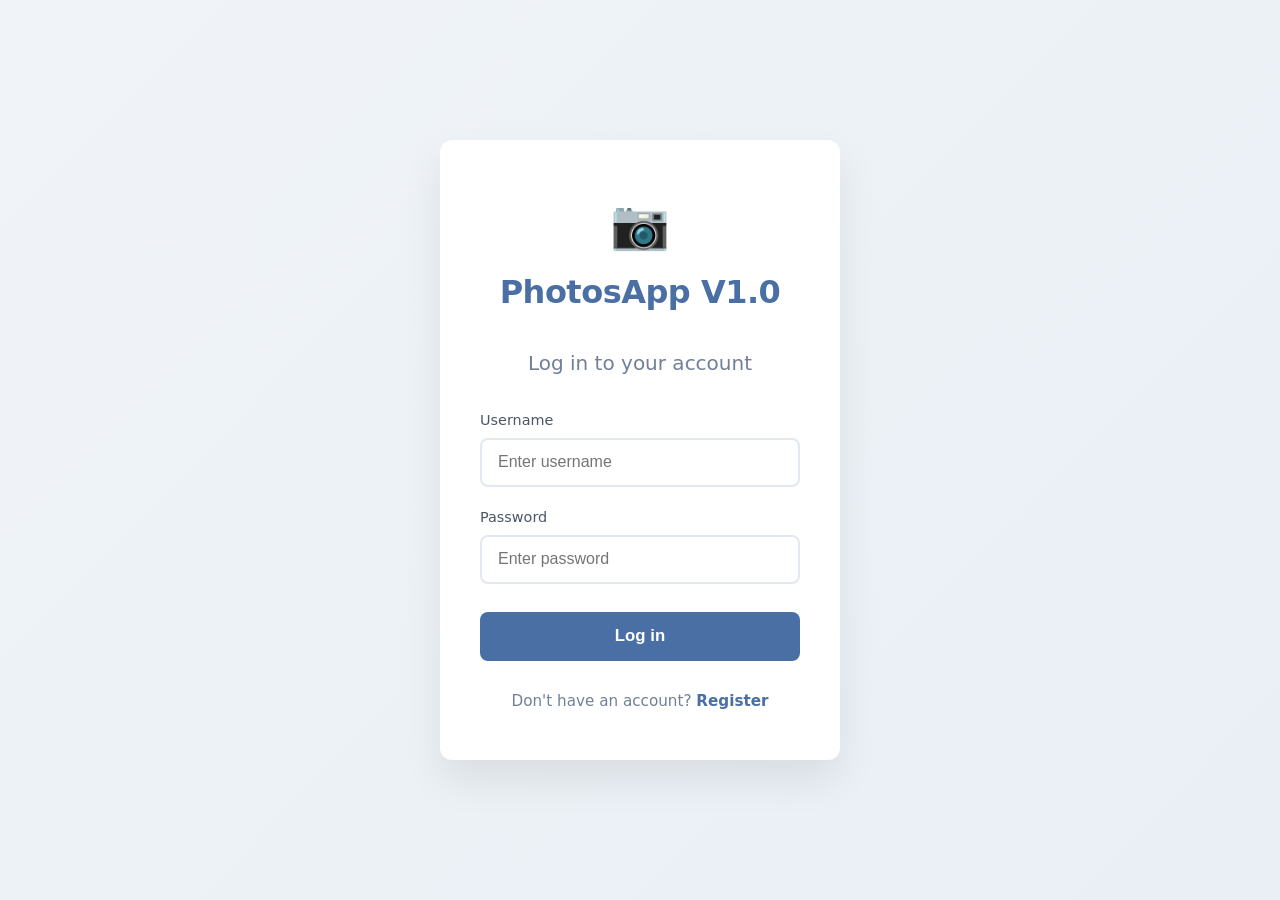
<file: src/main/resources/static/index.html>
<!DOCTYPE html>
<html lang="en">
<head>
    <meta charset="UTF-8">
    <meta name="viewport" content="width=device-width, initial-scale=1.0">
    <title>PhotosApp</title>
    <script>
        // Check if user is logged in
        const userId = localStorage.getItem('userId');
        if (userId) {
            window.location.href = 'gallery.html';
        } else {
            window.location.href = 'login.html';
        }
    </script>
</head>
<body>
    <p>Redirecting...</p>
</body>
</html>
</file>
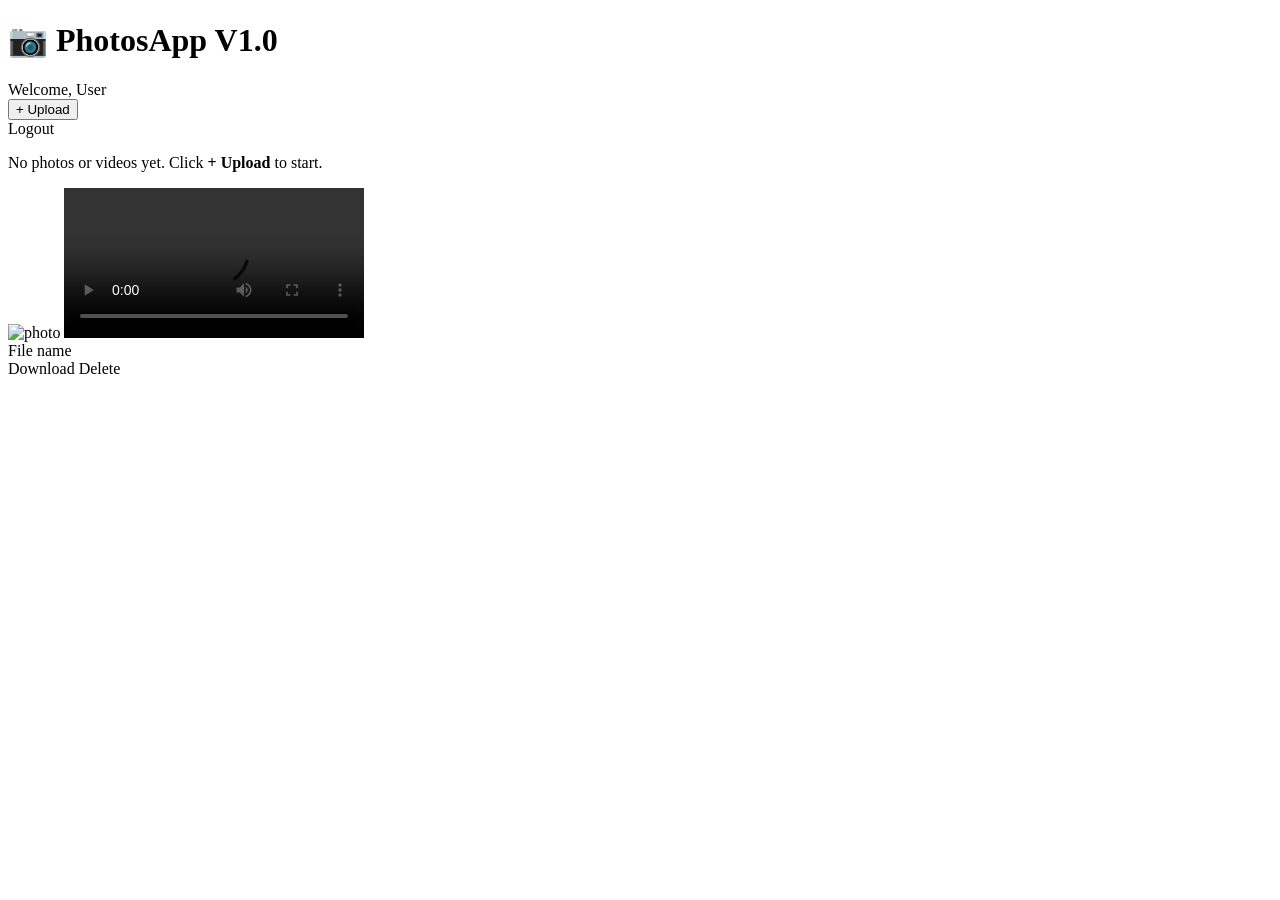
<file: target/classes/templates/gallery.html>
<!DOCTYPE html>
<html xmlns:th="http://www.thymeleaf.org">
<head>
    <title>My Gallery – PhotosApp</title>
    <meta charset="UTF-8">
    <meta name="viewport" content="width=device-width, initial-scale=1.0">
    <link rel="icon" href="data:image/svg+xml,<svg xmlns=%22http://www.w3.org/2000/svg%22 viewBox=%220 0 100 100%22><text y=%22.9em%22 font-size=%2290%22>📷</text></svg>">
    <link rel="stylesheet" th:href="@{/style.css}">
</head>
<body class="gallery-page">
<header>
    <div>
        <h1>📷 PhotosApp V1.0</h1>
        <div class="greeting">Welcome, <span th:text="${username}">User</span></div>
    </div>
    <div class="nav">
        <form th:action="@{/upload}" method="post" enctype="multipart/form-data">
            <input type="file" name="file" id="fileInput" style="display:none;" accept="image/*,video/*">
            <button type="button" onclick="document.getElementById('fileInput').click()">+ Upload</button>
            <script>
                document.getElementById('fileInput').addEventListener('change', function() {
                    this.form.submit();
                });
            </script>
        </form>
        <a th:href="@{/logout}">Logout</a>
    </div>
</header>

<div th:if="${error}" class="error-msg" th:text="${error}"></div>
<div th:if="${deleteMSG}" class="delete-msg" th:text="${deleteMSG}"></div>

<div th:if="${mediaList == null or mediaList.isEmpty()}" class="empty">
    <p>No photos or videos yet. Click <strong>+ Upload</strong> to start.</p>
</div>

<div th:unless="${mediaList == null or mediaList.isEmpty()}" class="gallery">
    <div class="card" th:each="media : ${mediaList}">
        <img th:if="${#strings.startsWith(media.contentType, 'image/')}"
             th:src="@{/photos/{id}/open(id=${media.id})}"
             class="media-img"
             alt="photo"
             onclick="window.open(this.src, '_blank')"
             style="cursor: pointer;">
        <video th:if="${#strings.startsWith(media.contentType, 'video/')}"
               class="media-video" controls>
            <source th:src="@{/photos/{id}/open(id=${media.id})}">
        </video>
        <div class="card-body">
            <div class="filename" th:text="${media.fileName}">File name</div>
            <div class="card-actions">
                <a th:href="@{/photos/{id}/download(id=${media.id})}">Download</a>
                <a th:href="@{/photos/{id}/delete(id=${media.id})}" class="delete">Delete</a>
            </div>
        </div>
    </div>
</div>
</body>
</html>
</file>
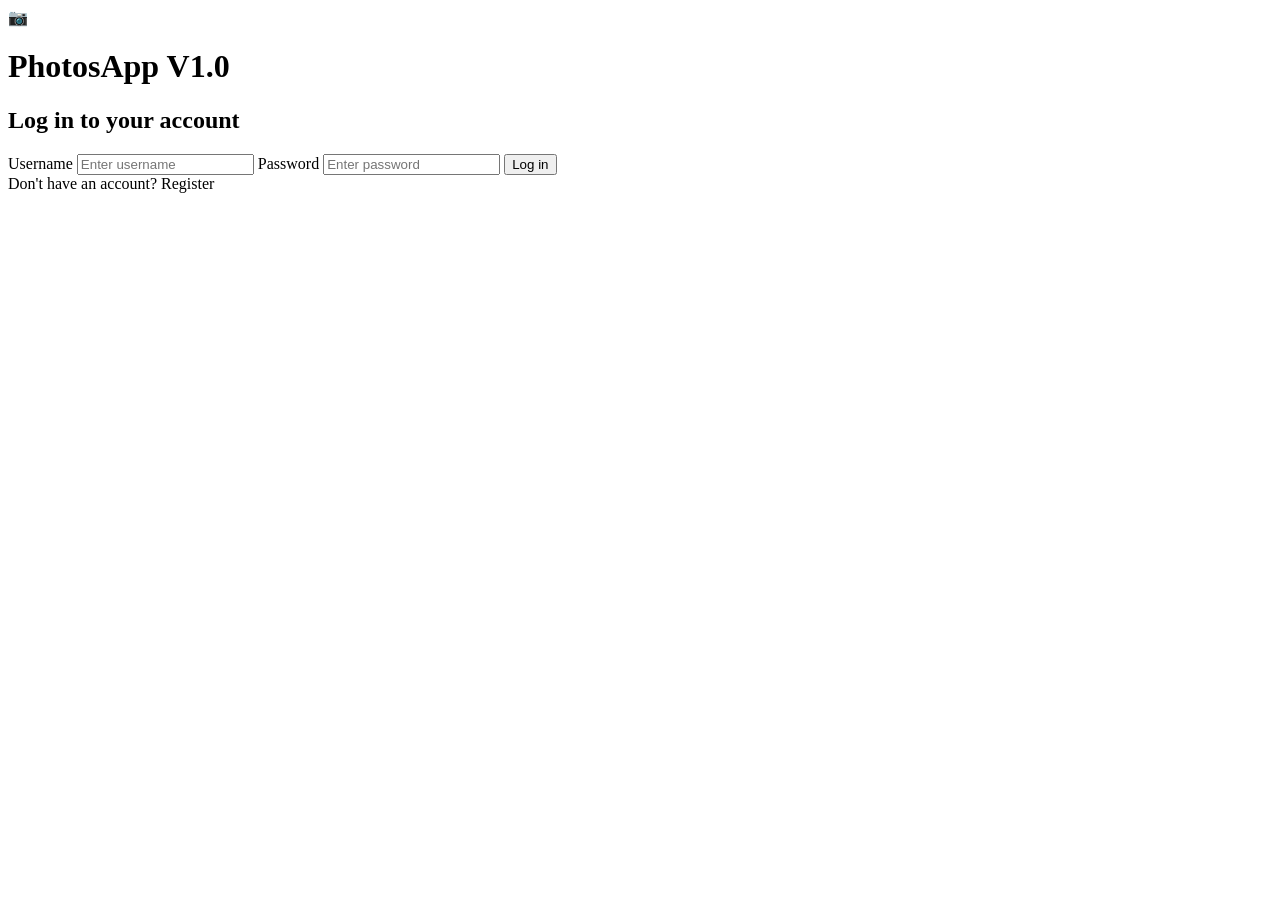
<file: target/classes/templates/login.html>
<!DOCTYPE html>
<html lang="en" xmlns:th="http://www.thymeleaf.org">
<head>
    <meta charset="UTF-8">
    <meta name="viewport" content="width=device-width, initial-scale=1.0">
    <title>Login – PhotosApp</title>
    <link rel="icon" href="data:image/svg+xml,<svg xmlns=%22http://www.w3.org/2000/svg%22 viewBox=%220 0 100 100%22><text y=%22.9em%22 font-size=%2290%22>📷</text></svg>">
    <link rel="stylesheet" th:href="@{/style.css}">
</head>
<body class="form-page">
<div class="container">
    <div class="app-branding">
        <span class="app-logo">📷</span>
        <h1 class="app-name">PhotosApp V1.0</h1>
    </div>
    <h2>Log in to your account</h2>

    <div th:if="${error}" class="error" th:text="${error}"></div>

    <form th:action="@{/login}" method="post">
        <label>
            Username
            <input type="text" name="username" placeholder="Enter username" required>
        </label>
        <label>
            Password
            <input type="password" name="password" placeholder="Enter password" required>
        </label>
        <button type="submit">Log in</button>
    </form>

    <div class="link">
        Don't have an account? <a th:href="@{/register}">Register</a>
    </div>
</div>
</body>
</html>
</file>
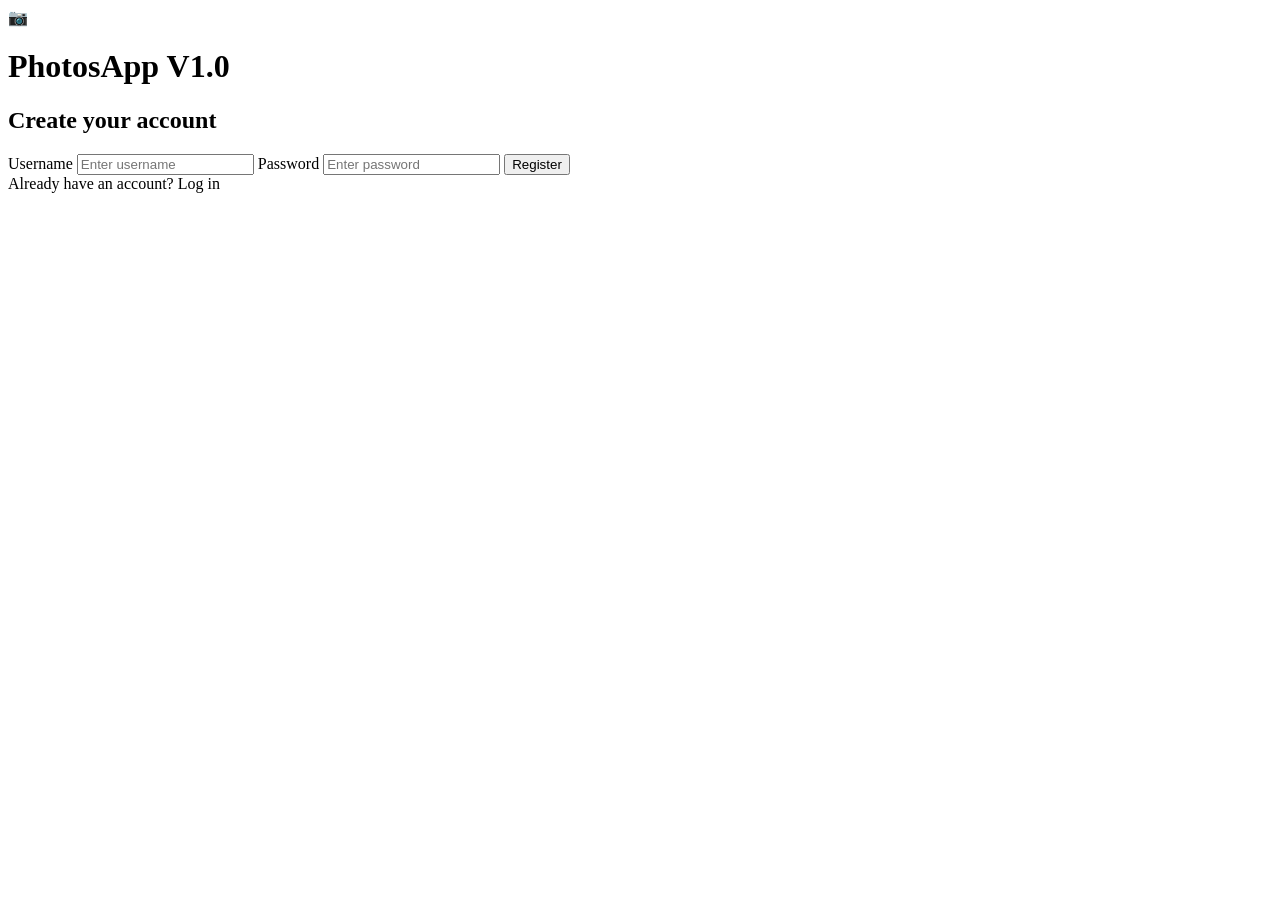
<file: target/classes/templates/register.html>
<!DOCTYPE html>
<html lang="en" xmlns:th="http://www.thymeleaf.org">
<head>
    <meta charset="UTF-8">
    <meta name="viewport" content="width=device-width, initial-scale=1.0">
    <title>Sign Up – PhotosApp</title>
    <link rel="icon" href="data:image/svg+xml,<svg xmlns=%22http://www.w3.org/2000/svg%22 viewBox=%220 0 100 100%22><text y=%22.9em%22 font-size=%2290%22>📷</text></svg>">
    <link rel="stylesheet" th:href="@{/style.css}">
</head>
<body class="form-page">
<div class="container">
    <div class="app-branding">
        <span class="app-logo">📷</span>
        <h1 class="app-name">PhotosApp V1.0</h1>
    </div>
    <h2>Create your account</h2>

    <div th:if="${msg}" class="error" th:text="${msg}"></div>

    <form th:action="@{/register}" method="post">
        <label>
            Username
            <input type="text" name="username" placeholder="Enter username" required>
        </label>
        <label>
            Password
            <input type="password" name="password" placeholder="Enter password" required>
        </label>
        <button type="submit">Register</button>
    </form>

    <div class="link">
        Already have an account? <a th:href="@{/login}">Log in</a>
    </div>
</div>
</body>
</html>
</file>
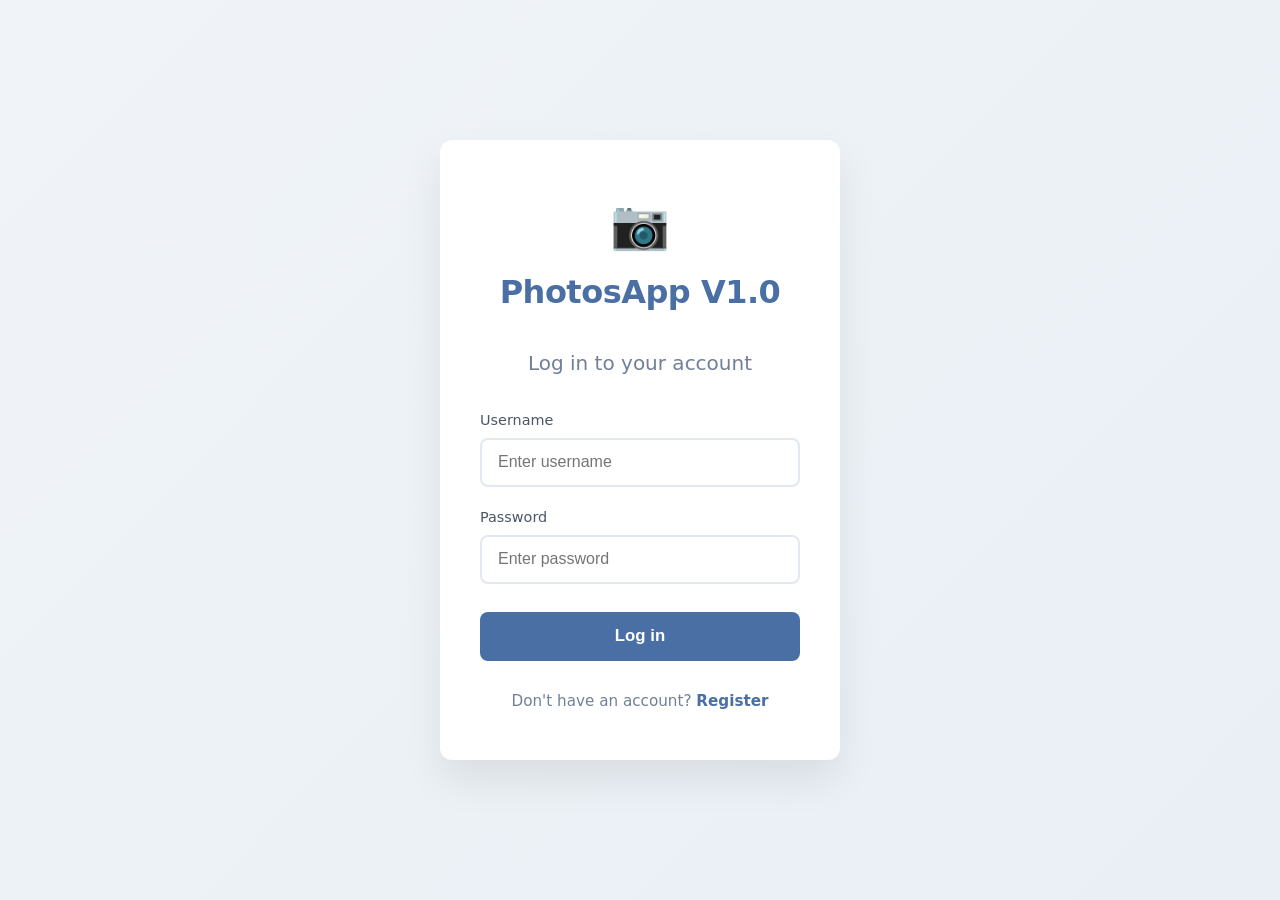
<file: src/main/resources/static/login.html>
<!DOCTYPE html>
<html lang="en">
<head>
    <meta charset="UTF-8">
    <meta name="viewport" content="width=device-width, initial-scale=1.0">
    <title>Login – PhotosApp</title>
    <link rel="icon" href="data:image/svg+xml,<svg xmlns=%22http://www.w3.org/2000/svg%22 viewBox=%220 0 100 100%22><text y=%22.9em%22 font-size=%2290%22>📷</text></svg>">
    <link rel="stylesheet" href="style.css">
</head>
<body class="form-page">
<div class="container">
    <div class="app-branding">
        <span class="app-logo">📷</span>
        <h1 class="app-name">PhotosApp V1.0</h1>
    </div>
    <h2>Log in to your account</h2>

    <div id="errorMessage" class="error" style="display: none;"></div>

    <form id="loginForm">
        <label>
            Username
            <input type="text" id="username" name="username" placeholder="Enter username" required>
        </label>
        <label>
            Password
            <input type="password" id="password" name="password" placeholder="Enter password" required>
        </label>
        <button type="submit">Log in</button>
    </form>

    <div class="link">
        Don't have an account? <a href="register.html">Register</a>
    </div>
</div>

<script src="js/login.js"></script>
</body>
</html>
</file>
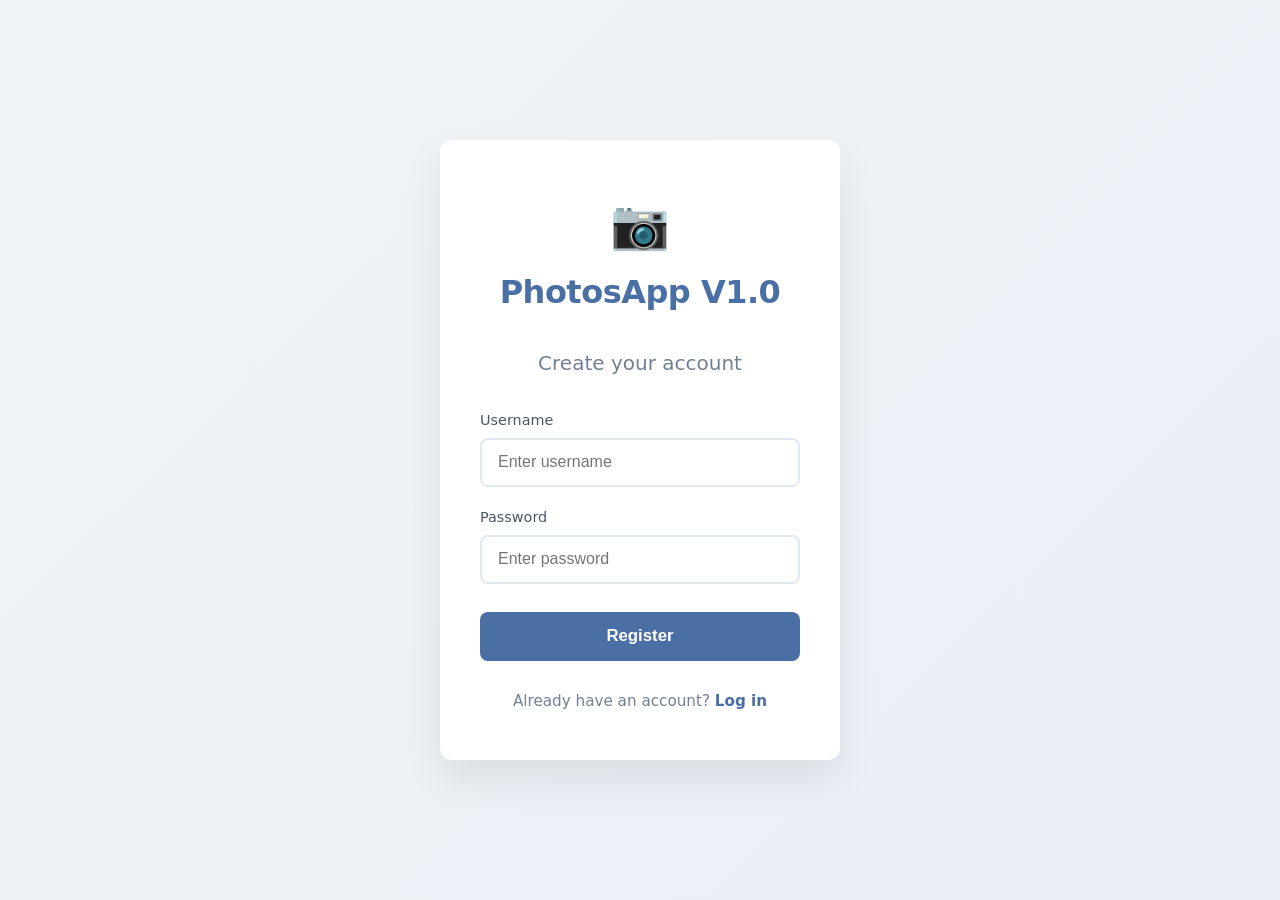
<file: src/main/resources/static/register.html>
<!DOCTYPE html>
<html lang="en">
<head>
    <meta charset="UTF-8">
    <meta name="viewport" content="width=device-width, initial-scale=1.0">
    <title>Sign Up – PhotosApp</title>
    <link rel="icon" href="data:image/svg+xml,<svg xmlns=%22http://www.w3.org/2000/svg%22 viewBox=%220 0 100 100%22><text y=%22.9em%22 font-size=%2290%22>📷</text></svg>">
    <link rel="stylesheet" href="style.css">
</head>
<body class="form-page">
<div class="container">
    <div class="app-branding">
        <span class="app-logo">📷</span>
        <h1 class="app-name">PhotosApp V1.0</h1>
    </div>
    <h2>Create your account</h2>

    <div id="errorMessage" class="error" style="display: none;"></div>

    <form id="registerForm">
        <label>
            Username
            <input type="text" id="username" name="username" placeholder="Enter username" required>
        </label>
        <label>
            Password
            <input type="password" id="password" name="password" placeholder="Enter password" required>
        </label>
        <button type="submit">Register</button>
    </form>

    <div class="link">
        Already have an account? <a href="login.html">Log in</a>
    </div>
</div>

<script src="js/register.js"></script>
</body>
</html>
</file>
<file: src/main/resources/static/style.css>
/* === CSS Variables === */
:root {
    --bg: #f5f7fa;
    --card-bg: #ffffff;
    --text: #2d3748;
    --muted: #718096;
    --primary: #4a6fa5;
    --primary-hover: #3b5998;
    --danger: #c53030;
    --danger-bg: #fff5f5;
    --border: #e2e8f0;
    --radius: 8px;
    --shadow: 0 10px 25px rgba(0,0,0,0.05);
    --card-shadow: 0 5px 15px rgba(0,0,0,0.05);
    --card-hover-shadow: 0 12px 24px rgba(0,0,0,0.1);
}

/* === Base Reset === */
* {
    box-sizing: border-box;
    margin: 0;
    padding: 0;
}

body {
    font-family: system-ui, -apple-system, sans-serif;
    background: var(--bg);
    color: var(--text);
    line-height: 1.5;
}

/* ========================
   LOGIN / REGISTER PAGES
   ======================== */
.form-page {
    display: flex;
    justify-content: center;
    align-items: center;
    min-height: 100vh;
    padding: 1rem;
    background: linear-gradient(135deg, #f0f4f8 0%, #e9eff5 100%);
}

.container {
    background: white;
    width: 100%;
    max-width: 400px;
    padding: 3rem 2.5rem;
    border-radius: 12px;
    box-shadow: 0 20px 40px rgba(0, 0, 0, 0.08);
    text-align: center;
}

.app-branding {
    margin-bottom: 2rem;
}

.app-logo {
    font-size: 3rem;
    display: block;
    margin-bottom: 0.5rem;
}

.app-name {
    font-size: 2rem;
    font-weight: 700;
    color: var(--primary);
    letter-spacing: -0.5px;
}

.container h2 {
    font-size: 1.25rem;
    font-weight: 500;
    color: var(--muted);
    margin-bottom: 2rem;
    margin-top: 0;
}

label {
    display: block;
    text-align: left;
    margin-bottom: 1.25rem;
    font-size: 0.9rem;
    font-weight: 500;
    color: #4a5568;
}

input {
    width: 100%;
    padding: 0.85rem 1rem;
    margin-top: 0.4rem;
    border: 2px solid #e2e8f0;
    border-radius: 8px;
    font-size: 1rem;
    transition: border-color 0.2s, box-shadow 0.2s;
}

input:focus {
    border-color: var(--primary);
    box-shadow: 0 0 0 3px rgba(74, 111, 165, 0.2);
    outline: none;
}

button {
    width: 100%;
    padding: 0.9rem;
    background: var(--primary);
    color: white;
    border: none;
    border-radius: 8px;
    font-size: 1.05rem;
    font-weight: 600;
    cursor: pointer;
    margin-top: 0.5rem;
    transition: background 0.2s;
}

button:hover {
    background: var(--primary-hover);
}

.error,
.error-msg {
    color: #e53e3e;
    font-size: 0.9rem;
    background: #fff5f5;
    padding: 0.6rem 1rem;
    border-radius: 6px;
    margin-bottom: 1.5rem;
    text-align: left;
    border: 1px solid #fed7d7;
}

.link {
    margin-top: 1.8rem;
    color: #718096;
    font-size: 0.95rem;
}

.link a {
    color: var(--primary);
    font-weight: 600;
    text-decoration: none;
}

.link a:hover {
    text-decoration: underline;
}

/* ========================
   GALLERY PAGE
   ======================== */
.gallery-page {
    padding: 2rem 1rem;
    max-width: 1200px;
    margin: 0 auto;
}

header {
    display: flex;
    flex-wrap: wrap;
    justify-content: space-between;
    align-items: center;
    margin-bottom: 2rem;
    background: var(--card-bg);
    padding: 1.5rem;
    border-radius: var(--radius);
    box-shadow: var(--card-shadow);
}

header h1 {
    font-size: 1.8rem;
    font-weight: 600;
    color: var(--primary);
}

/* Nav buttons — scoped to direct children only to avoid hitting greeting text */
.nav {
    display: inline-flex;
    align-items: center;
    gap: 0.75rem;
}

.nav form {
    display: inline-flex;
    align-items: center;
    margin: 0;
    padding: 0;
}

.nav > a,
.nav button {
    box-sizing: border-box;
    display: inline-flex;
    align-items: center;
    justify-content: center;
    height: 2.6rem;
    min-width: 6rem;
    padding: 0 1.25rem;
    font-size: 0.95rem;
    font-weight: 600;
    font-family: inherit;
    line-height: 1;
    white-space: nowrap;
    background: var(--primary);
    color: white;
    border: 2px solid var(--primary);
    border-radius: var(--radius);
    text-decoration: none;
    cursor: pointer;
    transition: background 0.2s, border-color 0.2s;
    margin-top: 0;
}

.nav > a:hover,
.nav button:hover {
    background: var(--primary-hover);
    border-color: var(--primary-hover);
}

.empty {
    text-align: center;
    padding: 3rem 2rem;
    background: var(--card-bg);
    border-radius: var(--radius);
    color: var(--muted);
    font-size: 1.2rem;
    box-shadow: var(--card-shadow);
}

.delete-msg {
    background: #fefcbf;
    color: #975a16;
    padding: 0.75rem 1rem;
    border-radius: var(--radius);
    margin-bottom: 1.5rem;
    font-weight: 500;
}

.error-msg {
    background: #fee2e2;
    color: var(--danger);
    padding: 0.75rem 1rem;
    border-radius: var(--radius);
    margin-bottom: 1.5rem;
    font-weight: 500;
}

.gallery {
    display: grid;
    grid-template-columns: repeat(auto-fill, minmax(260px, 1fr));
    gap: 1.5rem;
    margin-top: 1.5rem;
}

.card {
    background: var(--card-bg);
    border-radius: var(--radius);
    box-shadow: var(--card-shadow);
    overflow: hidden;
    transition: transform 0.2s, box-shadow 0.2s;
    display: flex;
    flex-direction: column;
}

.card:hover {
    transform: translateY(-4px);
    box-shadow: var(--card-hover-shadow);
}

.media-img,
.media-video {
    width: 100%;
    height: 200px;
    object-fit: cover;
    background: #edf2f7;
}

.media-video {
    background: #1a202c;
}

.card-body {
    padding: 1rem;
    flex: 1;
    display: flex;
    flex-direction: column;
    gap: 0.5rem;
}

.card-body .filename {
    font-weight: 600;
    font-size: 0.95rem;
    word-break: break-all;
    margin-bottom: auto;
}

.card-actions {
    display: flex;
    gap: 0.5rem;
    width: 100%;
    margin-top: auto;
}

.card-actions a {
    flex: 1 1 0;
    text-align: center;
    font-size: 0.85rem;
    text-decoration: none;
    padding: 0.4rem 0;
    border-radius: 6px;
    background: #edf2f7;
    color: var(--text);
    transition: background 0.2s;
    cursor: pointer;
    border: none;
    display: inline-block;
}

.card-actions a:hover {
    background: #e2e8f0;
}

.card-actions a.delete {
    color: var(--danger);
    background: #fff5f5;
}

.card-actions a.delete:hover {
    background: #fee2e2;
}

/* ========================
   MOBILE — single block
   ======================== */
@media (max-width: 600px) {
    header {
        flex-direction: column;
        align-items: flex-start;
        gap: 0.75rem;
    }

    header .greeting {
        margin-top: 0.25rem;
        font-size: 0.9rem;
    }

    .nav {
        width: 100%;
        gap: 0.5rem;
        align-items: stretch;
    }

    .nav form,
    .nav > a {
        flex: 1 1 0;
        display: flex;
        margin: 0;
    }

    .nav button {
        width: 100%;
        height: 100%;
    }

    .nav > a,
    .nav button {
        font-size: 0.9rem;
        padding: 0 0.5rem;
        min-width: unset;
        white-space: nowrap;
    }

    .gallery {
        grid-template-columns: 1fr;
    }
}
</file>
